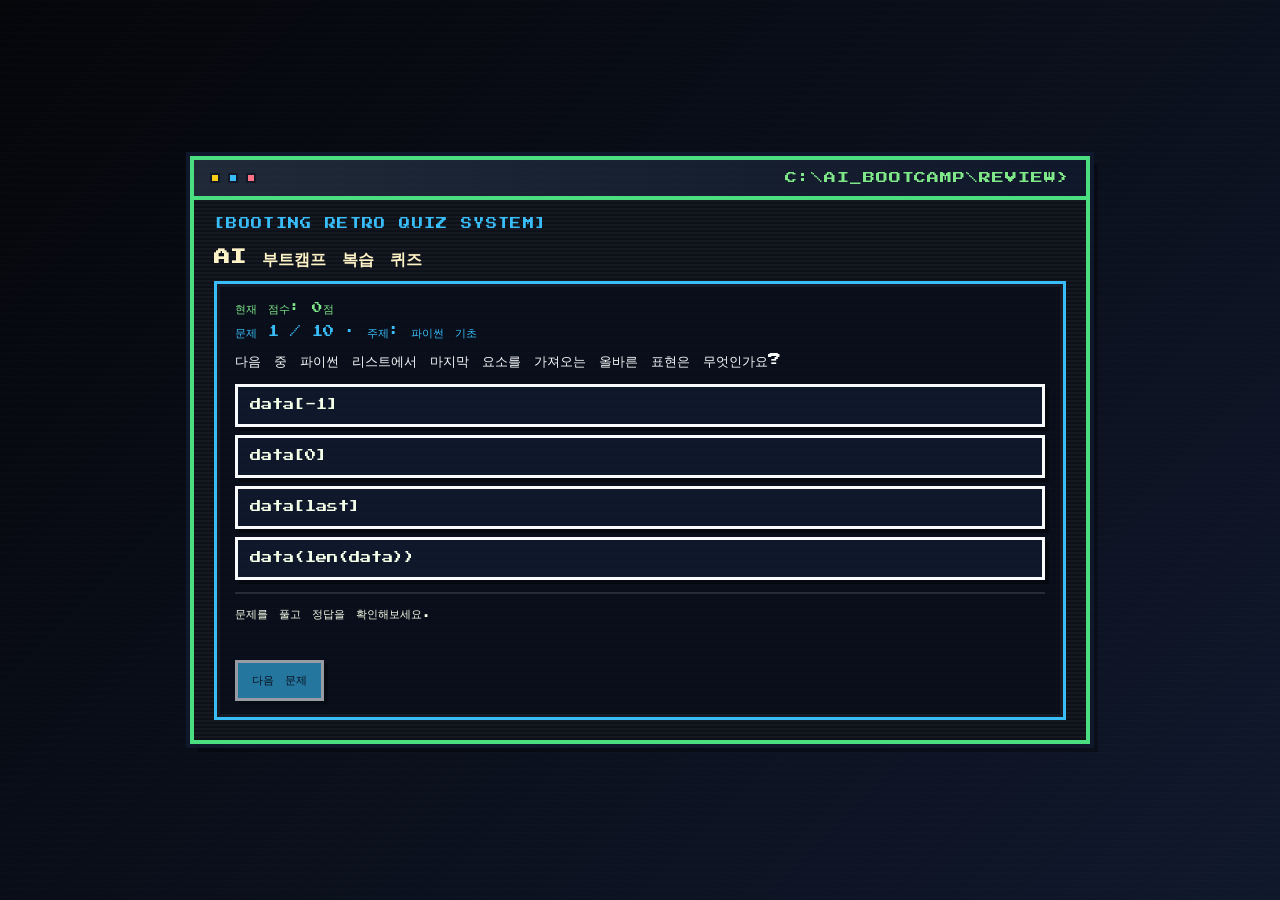
<file: week4_genai_practice/AI_Quiz/index.html>
<!DOCTYPE html>
<html lang="ko">
<head>
  <meta charset="UTF-8" />
  <meta name="viewport" content="width=device-width, initial-scale=1.0" />
  <title>AI 부트캠프 복습 퀴즈</title>
  <link rel="stylesheet" href="styles.css" />
</head>
<body>
  <main class="quiz-container">
    <div class="terminal-shell">
      <div class="terminal-header">
        <div class="terminal-dots" aria-hidden="true">
          <span></span><span></span><span></span>
        </div>
        <div class="terminal-title">C:\AI_BOOTCAMP\REVIEW></div>
      </div>
      <div class="terminal-screen">
        <p class="terminal-subtitle">[BOOTING RETRO QUIZ SYSTEM]</p>
        <h1>AI 부트캠프 복습 퀴즈</h1>
        <section id="quiz-box" class="card">
          <div id="status" class="status"></div>
          <div id="question-box" class="question-box">
            <div id="question-number" class="question-number"></div>
            <div id="question-text" class="question-text"></div>
          </div>
          <div id="choices" class="choices"></div>
          <div id="feedback" class="feedback"></div>
          <button id="next-button" class="next-button" type="button">다음 문제</button>
        </section>
        <section id="result-box" class="card hidden">
          <h2>퀴즈 완료!</h2>
          <p id="result-summary" class="result-summary"></p>
          <button id="restart-button" class="restart-button" type="button">다시 풀기</button>
        </section>
      </div>
    </div>
  </main>
  <script src="script.js"></script>
</body>
</html>
</file>
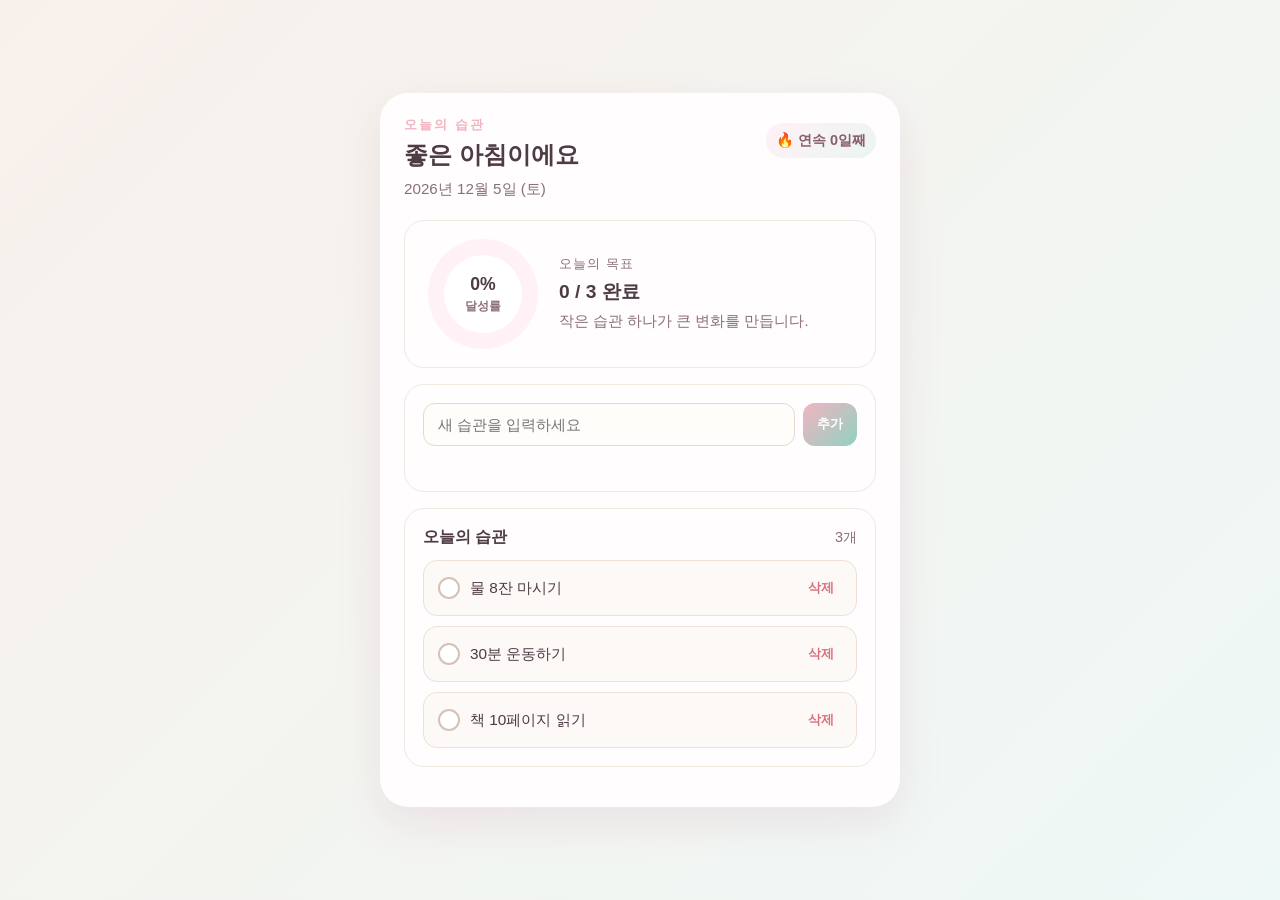
<file: week4_genai_practice/habit_app/index.html>
<!DOCTYPE html>
<html lang="ko">
  <head>
    <meta charset="UTF-8" />
    <meta name="viewport" content="width=device-width, initial-scale=1.0" />
    <title>오늘의 습관</title>
    <link rel="stylesheet" href="css/style.css" />
  </head>
  <body>
    <div class="app-shell">
      <header class="top-bar">
        <div>
          <p class="eyebrow">오늘의 습관</p>
          <h1 id="greeting">좋은 하루 시작해요</h1>
          <p id="today-date" class="date-text">2026년 8월 7일</p>
        </div>
        <div id="streak-badge" class="streak-badge">🔥 연속 0일째</div>
      </header>

      <section class="progress-card">
        <div class="ring-wrap">
          <div id="progress-ring" class="progress-ring">
            <div class="progress-inner">
              <span id="progress-percent">0%</span>
              <small>달성률</small>
            </div>
          </div>
        </div>
        <div class="progress-meta">
          <p class="meta-label">오늘의 목표</p>
          <h2 id="progress-summary">0 / 0 완료</h2>
          <p class="meta-sub">작은 습관 하나가 큰 변화를 만듭니다.</p>
        </div>
      </section>

      <section class="add-habit-card">
        <form id="habit-form">
          <input
            id="habit-input"
            type="text"
            maxlength="40"
            placeholder="새 습관을 입력하세요"
            autocomplete="off"
          />
          <button type="submit">추가</button>
        </form>
        <p id="form-message" class="form-message" role="alert"></p>
      </section>

      <div id="celebration" class="celebration" aria-live="polite">
        <p>🎉 모두 완료했어요! 오늘도 멋져요!</p>
      </div>
      <div id="confetti-layer" class="confetti-layer" aria-hidden="true"></div>

      <section class="habit-list-card">
        <div class="list-header">
          <h3>오늘의 습관</h3>
          <span id="habit-count">0개</span>
        </div>
        <ul id="habit-list"></ul>
      </section>
    </div>

    <script src="js/app.js"></script>
  </body>
</html>
</file>
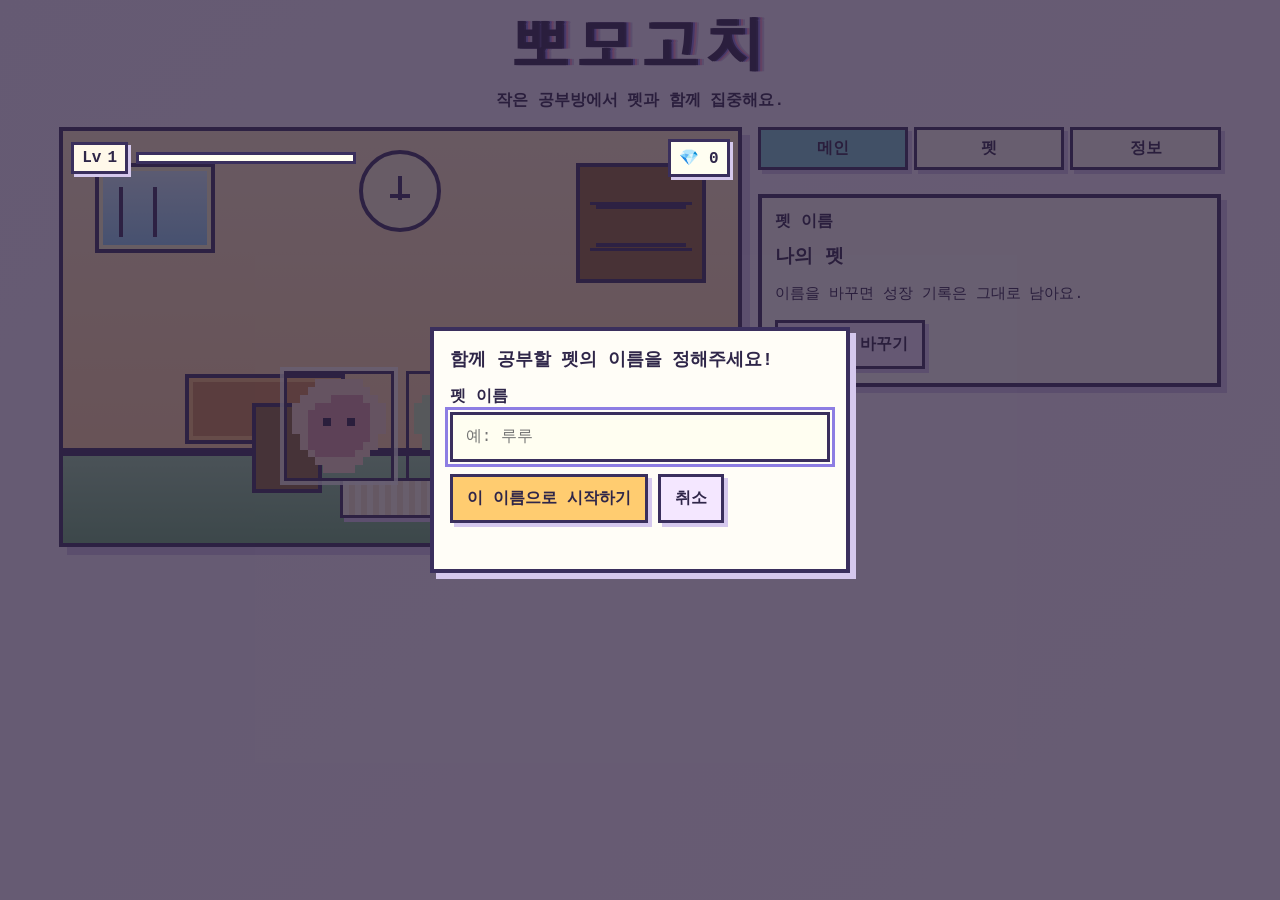
<file: week4_genai_practice/Pomogotchi/index.html>
<!DOCTYPE html>
<html lang="ko">
  <head>
    <meta charset="UTF-8" />
    <meta name="viewport" content="width=device-width, initial-scale=1.0" />
    <title>뽀모고치</title>
    <link rel="stylesheet" href="style.css" />
  </head>
  <body>
    <div class="app-shell">
      <header class="hero">
        <h1 class="title">뽀모고치</h1>
        <p class="subtitle">작은 공부방에서 펫과 함께 집중해요.</p>
      </header>

      <main class="game-layout">
        <section class="room-panel" aria-label="공부방">
          <div class="room-frame" id="roomFrame">
            <div class="room-hud">
              <div class="hud-left">
                <div class="level-gauge">
                  <span class="level-label">Lv</span>
                  <strong id="levelDisplayTop">1</strong>
                </div>
                <div class="exp-gauge">
                  <div class="exp-fill" id="expFillTop"></div>
                </div>
              </div>
              <div class="hud-right">
                <div class="gems">💎 <span id="gemsDisplay">0</span></div>
              </div>
            </div>
            <div class="room-wall"></div>
            <div class="room-floor"></div>
            <div class="window"></div>
            <div class="desk"></div>
            <div class="chair"></div>
            <div class="bookshelf">
              <div class="bookshelf-shelf shelf1"></div>
              <div class="bookshelf-shelf shelf2"></div>
            </div>
            <div class="plant"></div>
            <div class="rug"></div>
            <div class="clock"></div>
            <div class="pet-stage" id="petStage" aria-hidden="false"></div>
            <div class="sparkle sparkle-one" aria-hidden="true">✦</div>
            <div class="sparkle sparkle-two" aria-hidden="true">✦</div>
            <div class="sparkle sparkle-three" aria-hidden="true">❤</div>
          </div>

          <div id="toast" class="toast hidden" role="status" aria-live="polite"></div>
        </section>
        <aside class="info-panel">
          <nav class="menu-tabs" role="tablist">
            <button class="tab-button active" data-tab="main" role="tab" aria-selected="true">메인</button>
            <button class="tab-button" data-tab="pets" role="tab" aria-selected="false">펫</button>
            <button class="tab-button" data-tab="info" role="tab" aria-selected="false">정보</button>
          </nav>
          <div class="tab-panels">
            <div class="tab-panel" id="tab-main">
          <section class="panel-card name-card">
            <h2 class="panel-title">펫 이름</h2>
            <div class="name-view">
              <p id="petNameDisplay" class="pet-name-display">나의 펫</p>
              <p class="helper-text">이름을 바꾸면 성장 기록은 그대로 남아요.</p>
              <div class="button-row">
                <button id="changeNameButton" type="button" class="secondary">펫 이름 바꾸기</button>
              </div>
            </div>
          </div>
            <div class="tab-panel hidden" id="tab-pets">
              <section class="panel-card pet-select-card">
                <h2 class="panel-title">펫 선택</h2>
                <div id="petList" class="pet-list"></div>
              </section>
            </div>

            <div class="tab-panel hidden" id="tab-info">
              <section class="panel-card mode-card">
            <h2 class="panel-title">공부 모드</h2>
            <div class="mode-buttons" role="group" aria-label="공부 모드 선택">
              <button class="mode-button active" data-mode="study" type="button" aria-pressed="true">25분 공부 모드</button>
              <button class="mode-button" data-mode="test" type="button" aria-pressed="false">10초 테스트 모드</button>
            </div>
            <p id="modeHint" class="helper-text">실제 공부는 25분으로 기록돼요.</p>
              </section>

              <section class="panel-card timer-card">
            <h2 class="panel-title">타이머</h2>
            <div id="timerDisplay" class="timer-display" aria-live="polite">25:00</div>
            <div class="button-row timer-controls">
              <button id="startButton" type="button">공부 시작</button>
              <button id="pauseButton" type="button" class="secondary">일시정지</button>
              <button id="resumeButton" type="button" class="secondary hidden">이어하기</button>
              <button id="resetButton" type="button" class="danger">타이머 초기화</button>
            </div>
              </section>

              <section class="panel-card progress-card">
            <h2 class="panel-title">펫 성장</h2>
            <div class="level-line">
              <span>레벨</span>
              <strong id="levelDisplay">1</strong>
            </div>
            <div class="exp-box">
              <div class="exp-bar" aria-hidden="true">
                <div id="expFill" class="exp-fill"></div>
              </div>
              <div class="exp-text">
                경험치 <span id="expDisplay">0</span> / <span id="expGoalDisplay">100</span>
              </div>
            </div>
            <p id="growthMessage" class="helper-text">새로운 공부를 시작해요.</p>
              </section>

              <section class="panel-card stat-card">
            <h2 class="panel-title">기록</h2>
            <ul class="stat-grid">
              <li><span>실제 공부</span><strong id="studyCountDisplay">0회</strong></li>
              <li><span>테스트 완료</span><strong id="testCountDisplay">0회</strong></li>
              <li><span>누적 집중</span><strong id="focusTimeDisplay">0분</strong></li>
            </ul>
              </section>

              <section class="panel-card control-card">
            <h2 class="panel-title">데이터 관리</h2>
            <div class="button-row button-stack">
              <button id="clearProgressButton" type="button" class="secondary">성장 기록 지우기</button>
              <button id="clearAllButton" type="button" class="danger">게임 데이터 모두 지우기</button>
            </div>
              </section>

              <section class="panel-card guide-card">
            <h2 class="panel-title">사용 방법</h2>
            <ul class="guide-list">
              <li>펫 이름을 먼저 정하고 시작해요.</li>
              <li>25분 공부 모드로 진짜 집중하고, 테스트 모드로 체크해요.</li>
              <li>완료하면 경험치와 레벨이 올라가요.</li>
            </ul>
              </section>
            </div>
          </div>
        </aside>
      </main>
    </div>

    <div id="nameOverlay" class="name-overlay" role="dialog" aria-modal="true" aria-labelledby="nameOverlayTitle">
      <div class="name-modal">
        <h2 id="nameOverlayTitle">함께 공부할 펫의 이름을 정해주세요!</h2>
        <label for="petNameInput">펫 이름</label>
        <input id="petNameInput" name="petName" type="text" maxlength="10" placeholder="예: 루루" autocomplete="off" />
        <div class="name-actions">
          <button id="startNameButton" type="button">이 이름으로 시작하기</button>
          <button id="cancelNameButton" type="button" class="secondary">취소</button>
        </div>
        <p id="nameError" class="error-message" role="alert"></p>
      </div>
    </div>

    <script src="script.js"></script>
  </body>
</html>
</file>
<file: week4_genai_practice/AI_Quiz/styles.css>
@import url("https://fonts.googleapis.com/css2?family=Press+Start+2P&display=swap");

:root {
  --background: #0b0f16;
  --panel: #111827;
  --text: #f4ffe8;
  --muted: #7ee787;
  --accent: #38bdf8;
  --success: #22c55e;
  --danger: #ff6b6b;
}

* {
  box-sizing: border-box;
}

body {
  margin: 0;
  font-family: "Press Start 2P", "Courier New", monospace;
  background: linear-gradient(135deg, #05060a 0%, #10182c 100%);
  color: var(--text);
  min-height: 100vh;
  display: flex;
  align-items: center;
  justify-content: center;
  padding: 16px;
  overflow: hidden;
  image-rendering: pixelated;
  font-size: 15px;
}

body::before {
  content: "";
  position: fixed;
  inset: 0;
  background-image: linear-gradient(rgba(255,255,255,0.04) 1px, transparent 1px), linear-gradient(90deg, rgba(255,255,255,0.03) 1px, transparent 1px);
  background-size: 8px 8px;
  pointer-events: none;
  opacity: 0.3;
}

.quiz-container {
  width: min(900px, 100%);
  display: grid;
  gap: 14px;
}

.terminal-shell {
  border: 4px solid #4ade80;
  box-shadow: 0 0 0 4px #0f172a, 8px 8px 0 rgba(0, 0, 0, 0.35);
  background: var(--panel);
}

.terminal-header {
  display: flex;
  align-items: center;
  justify-content: space-between;
  padding: 12px 16px;
  background: linear-gradient(90deg, #1f2937, #0f172a);
  border-bottom: 4px solid #4ade80;
}

.terminal-dots {
  display: flex;
  gap: 8px;
}

.terminal-dots span {
  width: 10px;
  height: 10px;
  display: inline-block;
  background: #facc15;
  border: 2px solid #111827;
}

.terminal-dots span:nth-child(2) {
  background: #38bdf8;
}

.terminal-dots span:nth-child(3) {
  background: #fb7185;
}

.terminal-title {
  font-size: 0.75rem;
  color: var(--muted);
  letter-spacing: 0.08em;
}

.terminal-screen {
  padding: 18px 20px 20px;
  background: repeating-linear-gradient(180deg, rgba(21, 24, 31, 0.95), rgba(21, 24, 31, 0.95) 2px, rgba(12, 16, 24, 0.95) 2px, rgba(12, 16, 24, 0.95) 4px);
}

.terminal-subtitle {
  margin: 0 0 16px;
  color: var(--accent);
  font-size: 0.7rem;
  letter-spacing: 0.12em;
}

h1,
h2 {
  margin: 0 0 12px;
  color: #fef3c7;
  font-size: 1rem;
  line-height: 1.5;
  text-transform: uppercase;
}

.card {
  background: rgba(10, 15, 27, 0.98);
  border: 3px solid #38bdf8;
  padding: 16px 18px;
  box-shadow: inset 0 0 0 3px rgba(255,255,255,0.05);
}

.status {
  margin-bottom: 10px;
  color: var(--muted);
  font-size: 0.66rem;
  line-height: 1.5;
}

.question-number {
  font-size: 0.7rem;
  margin-bottom: 8px;
  color: var(--accent);
}

.question-text {
  font-size: 0.82rem;
  line-height: 1.6;
  color: #f8fafc;
  white-space: pre-wrap;
  overflow-wrap: anywhere;
  word-break: break-word;
}

.choices {
  display: grid;
  gap: 8px;
  margin-top: 14px;
}

.choice-button {
  padding: 10px 12px;
  border: 3px solid #f8fafc;
  background: #0f172a;
  color: var(--text);
  text-align: left;
  cursor: pointer;
  font-family: inherit;
  font-size: 0.7rem;
  line-height: 1.5;
  box-shadow: 4px 4px 0 rgba(0, 0, 0, 0.45);
  transition: transform 120ms ease, background 120ms ease;
}

.choice-button:hover {
  transform: translate(-2px, -2px);
  background: rgba(56, 189, 248, 0.1);
}

.choice-button.correct {
  border-color: #4ade80;
  background: rgba(34, 197, 94, 0.16);
}

.choice-button.wrong {
  border-color: #fb7185;
  background: rgba(249, 115, 22, 0.12);
}

.choice-button[disabled] {
  cursor: default;
  opacity: 0.95;
}

.feedback {
  margin-top: 12px;
  min-height: 56px;
  border-top: 2px solid rgba(255,255,255,0.12);
  padding-top: 10px;
  color: var(--text);
  font-size: 0.68rem;
  line-height: 1.6;
}

.feedback strong {
  display: block;
  margin-bottom: 8px;
  color: #fef3c7;
}

.next-button,
.restart-button {
  margin-top: 12px;
  width: fit-content;
  padding: 10px 14px;
  border: 3px solid #f8fafc;
  background: #38bdf8;
  color: #08111f;
  font-family: inherit;
  font-size: 0.7rem;
  cursor: pointer;
  box-shadow: 4px 4px 0 rgba(0, 0, 0, 0.4);
  transition: transform 120ms ease, box-shadow 120ms ease;
}

.next-button:hover,
.restart-button:hover {
  transform: translate(-2px, -2px);
  box-shadow: 6px 6px 0 rgba(0, 0, 0, 0.35);
}

.next-button:disabled {
  opacity: 0.6;
  cursor: not-allowed;
}

.hidden {
  display: none;
}

.result-summary {
  font-size: 0.8rem;
  line-height: 1.8;
  color: #fef3c7;
}

@media (max-width: 520px) {
  body {
    padding: 12px;
  }

  .terminal-screen {
    padding: 16px;
  }

  .choice-button {
    padding: 10px 12px;
  }

  .question-text {
    font-size: 0.9rem;
  }
}
</file>
<file: week4_genai_practice/habit_app/css/style.css>
:root {
  color-scheme: light;
  --bg: #fff7f9;
  --card: #fffdfd;
  --ink: #4e3b45;
  --muted: #8b6f78;
  --accent: #f2b4c0;
  --accent-soft: #fff1f5;
  --accent-2: #8fd2c1;
  --done: #7fc6b3;
  --danger: #d96f7a;
  --shadow: 0 16px 40px rgba(210, 155, 173, 0.2);
}

* {
  box-sizing: border-box;
}

body {
  margin: 0;
  font-family: "Pretendard", "Apple SD Gothic Neo", "Segoe UI", sans-serif;
  background: linear-gradient(135deg, #f8f0eb 0%, #eef8f6 100%);
  color: var(--ink);
  min-height: 100vh;
  display: flex;
  justify-content: center;
  align-items: center;
  padding: 20px;
}

.app-shell {
  width: min(100%, 520px);
  background: var(--card);
  border-radius: 28px;
  box-shadow: var(--shadow);
  padding: 24px;
  position: relative;
  overflow: hidden;
}

.top-bar {
  display: flex;
  justify-content: space-between;
  align-items: flex-start;
  gap: 12px;
  margin-bottom: 20px;
}

.streak-badge {
  margin-top: 6px;
  padding: 8px 10px;
  border-radius: 999px;
  background: linear-gradient(135deg, var(--accent-soft), rgba(143, 210, 193, 0.18));
  color: #8a5e6d;
  font-size: 0.9rem;
  font-weight: 700;
  white-space: nowrap;
}

.eyebrow {
  margin: 0 0 5px;
  font-size: 0.8rem;
  letter-spacing: 0.16em;
  text-transform: uppercase;
  color: var(--accent);
  font-weight: 700;
}

h1 {
  margin: 0;
  font-size: 1.5rem;
}

.date-text {
  margin: 8px 0 0;
  color: var(--muted);
  font-size: 0.95rem;
}

.progress-card,
.add-habit-card,
.habit-list-card {
  background: var(--card);
  border: 1px solid #f1e7e1;
  border-radius: 20px;
  padding: 18px;
  margin-bottom: 16px;
}

.progress-card {
  display: grid;
  grid-template-columns: 120px 1fr;
  gap: 16px;
  align-items: center;
}

.progress-ring {
  --progress: 0%;
  width: 110px;
  height: 110px;
  border-radius: 50%;
  background: conic-gradient(var(--accent) var(--progress), var(--accent-soft) 0);
  display: grid;
  place-items: center;
  margin: 0 auto;
}

.progress-inner {
  width: 78px;
  height: 78px;
  border-radius: 50%;
  background: white;
  display: flex;
  flex-direction: column;
  justify-content: center;
  align-items: center;
  font-weight: 700;
}

.progress-inner span {
  font-size: 1.1rem;
}

.progress-inner small {
  color: var(--muted);
  font-size: 0.72rem;
  margin-top: 4px;
}

.meta-label {
  margin: 0 0 6px;
  color: var(--muted);
  font-size: 0.8rem;
  text-transform: uppercase;
  letter-spacing: 0.08em;
}

.progress-meta h2 {
  margin: 0 0 6px;
  font-size: 1.2rem;
}

.meta-sub {
  margin: 0;
  color: var(--muted);
  font-size: 0.92rem;
  line-height: 1.4;
}

#habit-form {
  display: flex;
  gap: 8px;
}

#habit-input {
  flex: 1;
  border: 1px solid #e6d8cf;
  border-radius: 12px;
  padding: 12px 14px;
  font-size: 0.95rem;
  outline: none;
  background: #fffdfa;
}

#habit-input:focus {
  border-color: var(--accent);
  box-shadow: 0 0 0 3px rgba(116, 200, 182, 0.18);
}

button {
  border: none;
  cursor: pointer;
  font-weight: 600;
}

#habit-form button {
  background: linear-gradient(135deg, var(--accent), var(--accent-2));
  color: white;
  border-radius: 12px;
  padding: 0 14px;
}

.form-message {
  min-height: 1.2rem;
  margin: 8px 2px 0;
  font-size: 0.86rem;
  color: var(--accent);
}

.form-message.error {
  color: var(--danger);
}

.celebration {
  display: none;
  margin: 0 0 12px;
  padding: 10px 12px;
  border-radius: 14px;
  background: linear-gradient(135deg, rgba(116, 200, 182, 0.18), rgba(244, 198, 209, 0.24));
  color: #4a6a62;
  text-align: center;
  font-weight: 700;
  animation: popIn 0.35s ease;
}

.celebration.show {
  display: block;
}

.confetti-layer {
  position: absolute;
  inset: 0;
  pointer-events: none;
  overflow: hidden;
}

.confetti-piece {
  position: absolute;
  width: 8px;
  height: 14px;
  border-radius: 999px;
  opacity: 0;
  animation: confettiFall 1.2s ease-out forwards;
}

.list-header {
  display: flex;
  justify-content: space-between;
  align-items: center;
  margin-bottom: 12px;
}

.list-header h3 {
  margin: 0;
  font-size: 1rem;
}

.list-header span {
  color: var(--muted);
  font-size: 0.9rem;
}

#habit-list {
  list-style: none;
  padding: 0;
  margin: 0;
  display: grid;
  gap: 10px;
}

.habit-item {
  display: flex;
  align-items: center;
  justify-content: space-between;
  padding: 12px 14px;
  border-radius: 14px;
  background: #fcf9f6;
  border: 1px solid #eee0d7;
  transition: transform 0.25s ease, box-shadow 0.25s ease, background 0.25s ease, border-color 0.25s ease;
}

.habit-item:hover {
  transform: translateY(-1px);
}

.habit-item.completed {
  background: #f3fcf7;
  border-color: #cfeadf;
  box-shadow: inset 0 0 0 1px rgba(97, 184, 145, 0.16);
}

.habit-item.just-completed {
  animation: cardPop 0.35s ease;
}

.habit-main {
  display: flex;
  align-items: center;
  gap: 10px;
  flex: 1;
}

.check-toggle {
  width: 22px;
  height: 22px;
  border-radius: 50%;
  border: 2px solid #d7c1b6;
  background: white;
  display: grid;
  place-items: center;
  transition: all 0.2s ease;
  flex-shrink: 0;
}

.check-toggle::after {
  content: "";
  width: 8px;
  height: 8px;
  border-radius: 50%;
  background: transparent;
  transition: background 0.2s ease;
}

.habit-item.completed .check-toggle {
  background: var(--done);
  border-color: var(--done);
}

.habit-item.completed .check-toggle::after {
  background: white;
}

.habit-item.completed .habit-text {
  text-decoration: line-through;
  color: #5a7b6c;
}

.habit-text {
  font-size: 0.96rem;
}

.delete-btn {
  background: transparent;
  color: var(--danger);
  padding: 6px 8px;
  border-radius: 10px;
}

.delete-btn:hover {
  background: #fff0f5;
}

@keyframes cardPop {
  0% {
    transform: scale(0.98);
  }
  60% {
    transform: scale(1.03);
  }
  100% {
    transform: scale(1);
  }
}

@keyframes popIn {
  from {
    opacity: 0;
    transform: translateY(8px);
  }
  to {
    opacity: 1;
    transform: translateY(0);
  }
}

@keyframes confettiFall {
  0% {
    opacity: 0;
    transform: translate3d(0, -10px, 0) rotate(0deg);
  }
  20% {
    opacity: 1;
  }
  100% {
    opacity: 0;
    transform: translate3d(var(--x), 180px, 0) rotate(720deg);
  }
}

@media (max-width: 480px) {
  body {
    padding: 12px;
  }

  .app-shell {
    padding: 18px;
    border-radius: 20px;
  }

  .progress-card {
    grid-template-columns: 1fr;
    text-align: center;
  }

  #habit-form {
    flex-direction: column;
  }

  #habit-form button {
    padding: 12px;
  }
}
</file>
<file: week4_genai_practice/Pomogotchi/style.css>
:root {
  color-scheme: light;
  --bg: #f7f0ff;
  --panel: #fffdf7;
  --ink: #2f2649;
  --accent: #8d7de3;
  --accent-2: #f19ac2;
  --accent-3: #7ecfd4;
  --accent-4: #ffcc70;
  --border: #3a2f5d;
  --shadow: #d5c8ed;
}

* {
  box-sizing: border-box;
}

html, body {
  height: 100%;
}

body {
  margin: 0;
  height: 100%;
  font-family: 'Courier New', 'Consolas', monospace;
  background: linear-gradient(135deg, var(--bg) 0%, #fef6ff 100%);
  color: var(--ink);
  overflow: hidden;
}

button,
input {
  font: inherit;
}

button {
  border: 3px solid var(--border);
  background: var(--accent-4);
  color: var(--ink);
  padding: 0.7rem 0.9rem;
  font-weight: 700;
  cursor: pointer;
  box-shadow: 4px 4px 0 var(--shadow);
  transition: transform 0.15s ease, box-shadow 0.15s ease;
}

button:hover,
button:focus-visible {
  transform: translate(-1px, -1px);
  box-shadow: 5px 5px 0 var(--shadow);
}

button:focus-visible,
input:focus-visible,
.mode-button:focus-visible {
  outline: 3px solid var(--accent);
  outline-offset: 2px;
}

button.secondary {
  background: #f4e7ff;
}

button.danger {
  background: #ffb3aa;
}

.hidden {
  display: none !important;
}

.app-shell {
  max-width: 1200px;
  margin: 0 auto;
  padding: 1.2rem;
}

.hero {
  text-align: center;
  margin-bottom: 1rem;
}

.title {
  margin: 0;
  font-size: clamp(2.1rem, 6vw, 3.6rem);
  line-height: 1;
  letter-spacing: 0.12em;
  color: var(--ink);
  /* pixel-like title using stepped shadows */
  text-shadow:
    2px 0 0 var(--border),
    4px 0 0 var(--accent),
    6px 0 0 var(--accent-2),
    8px 0 0 var(--shadow);
  padding-bottom: 0.2rem;
  font-weight: 900;
  -webkit-font-smoothing: none;
}

.subtitle {
  margin: 0.6rem 0 0;
  font-size: 1rem;
  font-weight: 700;
}

.game-layout {
  display: grid;
  grid-template-columns: 1.4fr 0.95fr;
  gap: 1rem;
}

.room-panel,
.info-panel {
  display: flex;
  flex-direction: column;
  gap: 1rem;
}

.room-frame {
  position: relative;
  min-height: 420px;
  border: 4px solid var(--border);
  background: linear-gradient(180deg, #cfeeff 0%, #9bd8ff 100%);
  padding: 1rem;
  box-shadow: 8px 8px 0 var(--shadow);
  overflow: hidden;
}

.room-hud {
  position: absolute;
  top: 8px;
  left: 8px;
  right: 8px;
  display: flex;
  justify-content: space-between;
  align-items: center;
  gap: 8px;
}

.hud-left { display:flex; gap:8px; align-items:center; }
.level-gauge { display:flex; gap:6px; align-items:center; background:#fff8ea; padding:4px 8px; border:3px solid var(--border); box-shadow:3px 3px 0 var(--shadow);} 
.level-label{font-weight:700}
.exp-gauge{width:220px;height:12px;border:3px solid var(--border);background:#fffef1;overflow:hidden}
#expFillTop{height:100%;width:0;background:linear-gradient(90deg,var(--accent),var(--accent-3));transition:width 0.4s}
.hud-right{display:flex;align-items:center}
.gems{font-weight:900;padding:6px 8px;border:3px solid var(--border);background:#fffef1;box-shadow:3px 3px 0 var(--shadow)}

/* Toast notification */
.toast{position:absolute;left:50%;transform:translateX(-50%);top:70px;background:rgba(255,255,255,0.95);padding:8px 12px;border:3px solid var(--border);box-shadow:4px 4px 0 var(--shadow);font-weight:800}
.toast.hidden{display:none}

/* Tabs */
.menu-tabs{display:flex;gap:6px;margin-bottom:8px}
.tab-button{flex:1;padding:8px;border:3px solid var(--border);background:#fffef1;cursor:pointer;font-weight:800}
.tab-button.active{background:var(--accent-3)}
.tab-panels{display:block}
.tab-panel{display:block}
.tab-panel.hidden{display:none}

/* Pet list: small pixel grid placeholders */
.pet-list{display:flex;flex-wrap:wrap;gap:8px}
.pet-tile{width:100px;padding:8px;border:3px solid var(--border);background:transparent;display:flex;flex-direction:column;align-items:center;gap:6px}
.pet-sprite{image-rendering:pixelated;display:block}
.pet-sprite canvas{image-rendering:pixelated;display:block}
.pixel-canvas{image-rendering:pixelated;background:transparent;display:block}
.pet-name{font-weight:800}
.pet-buy{padding:4px 6px}

/* Pet stage area where sprites appear */
.pet-stage{position:absolute;left:50%;bottom:20%;transform:translateX(-50%);display:flex;gap:12px;align-items:flex-end}
.pet-on-stage{width:110px;height:110px;border:3px solid var(--border);background:transparent;display:flex;align-items:center;justify-content:center}

/* room pixel floor and decoration */
.room-frame { background-image: repeating-linear-gradient(0deg, rgba(0,0,0,0.02) 0 2px, transparent 2px 16px), repeating-linear-gradient(90deg, rgba(0,0,0,0.02) 0 2px, transparent 2px 16px), linear-gradient(180deg, #cfeeff 0%, #9bd8ff 100%); background-size: auto, auto; }
.desk { box-shadow: inset 0 0 0 4px #f8bf72, 6px 6px 0 var(--shadow); }
.bookshelf { background-image: linear-gradient(0deg,#a36d34 0%, #8b5a2b 100%);}
.plant { border-radius: 8px 8px 0 0; }

/* ensure HUD fixed inside frame */
.room-hud{z-index:30}


.room-wall {
  position: absolute;
  inset: 0 0 22% 0;
  background: linear-gradient(180deg, #ffecc6 0%, #ffd7a1 100%);
  border-bottom: 4px solid var(--border);
}

.room-floor {
  position: absolute;
  left: 0;
  right: 0;
  bottom: 0;
  height: 22%;
  background: linear-gradient(180deg, #9bd4a2 0%, #6db177 100%);
  border-top: 4px solid var(--border);
}

.window {
  position: absolute;
  top: 2rem;
  left: 2rem;
  width: 120px;
  height: 90px;
  border: 4px solid var(--border);
  background: linear-gradient(180deg, #d9f5ff 0%, #8ccff4 100%);
  box-shadow: inset 0 0 0 4px #fef8c9;
}

.window::before,
.window::after {
  content: '';
  position: absolute;
  top: 20px;
  width: 4px;
  height: 50px;
  background: var(--border);
}

.window::before {
  left: 50%;
  transform: translateX(-50%);
}

.window::after {
  left: 20px;
  height: 50px;
}

.desk {
  position: absolute;
  left: 18%;
  bottom: 24%;
  width: 160px;
  height: 70px;
  border: 4px solid var(--border);
  background: #d28d4d;
  box-shadow: inset 0 0 0 4px #f8bf72;
}

.chair {
  position: absolute;
  left: 28%;
  bottom: 12%;
  width: 70px;
  height: 90px;
  border: 4px solid var(--border);
  background: #8d6d3b;
}

.bookshelf {
  position: absolute;
  right: 2rem;
  top: 2rem;
  width: 130px;
  height: 120px;
  border: 4px solid var(--border);
  background: #946a34;
}

.bookshelf::before,
.bookshelf::after {
  content: '';
  position: absolute;
  left: 1rem;
  right: 1rem;
  height: 4px;
  background: var(--border);
}

.bookshelf::before {
  top: 38px;
}

.bookshelf::after {
  top: 76px;
}

.plant {
  position: absolute;
  right: 3.5rem;
  bottom: 24%;
  width: 56px;
  height: 72px;
  border: 4px solid var(--border);
  background: #6fcf6d;
  border-radius: 50% 50% 0 0;
}

.bookshelf-shelf{position:absolute;left:10px;right:10px;height:28px;border-bottom:3px solid var(--border);display:flex;gap:4px;padding:4px;box-sizing:border-box}
.bookshelf-shelf.shelf1{top:10px}
.bookshelf-shelf.shelf2{top:56px}
.bookshelf-shelf .book{width:18px;height:18px;border:2px solid var(--border);box-shadow:2px 2px 0 var(--shadow)}
.bookshelf-shelf .book.c1{background:#ffde9e}
.bookshelf-shelf .book.c2{background:#ffd6e3}
.bookshelf-shelf .book.c3{background:#c7f0b8}
.bookshelf-shelf .book.c4{background:#bfe0ff}

.rug{position:absolute;left:calc(50% - 60px);bottom:6%;width:120px;height:40px;background:repeating-linear-gradient(90deg,#fffae6 0 6px,#f5e6c8 6px 12px);border:3px solid var(--border);box-shadow:4px 4px 0 var(--shadow)}

.clock {
  position: absolute;
  left: 50%;
  top: 1.2rem;
  width: 82px;
  height: 82px;
  border: 4px solid var(--border);
  background: #fff7d3;
  border-radius: 50%;
  transform: translateX(-50%);
}

.clock::before,
.clock::after {
  content: '';
  position: absolute;
  background: var(--border);
  left: 50%;
  transform: translateX(-50%);
}

.clock::before {
  top: 22px;
  width: 4px;
  height: 24px;
}

.clock::after {
  top: 40px;
  width: 20px;
  height: 4px;
}

.pet-stage {
  position: absolute;
  left: 50%;
  bottom: 15%;
  transform: translateX(-50%);
}

.pet-figure {
  position: relative;
  display: flex;
  flex-direction: column;
  align-items: center;
  animation: idle-breathe 2.6s ease-in-out infinite;
}

.pet-body {
  position: relative;
  width: 104px;
  height: 88px;
  background: #f7cddf;
  border: 4px solid var(--border);
  box-shadow: 4px 4px 0 var(--shadow);
  display: flex;
  align-items: center;
  justify-content: center;
}

.pet-figure[data-level="1"] .pet-body {
  border-radius: 40px 40px 24px 24px;
  background: #f8d1da;
}

.pet-figure[data-level="2"] .pet-body {
  border-radius: 30px 30px 20px 20px;
  background: #c6f0b4;
}

.pet-figure[data-level="3"] .pet-body {
  border-radius: 20px 20px 22px 22px;
  background: #a6d3ff;
}

.pet-figure[data-level="4"] .pet-body {
  border-radius: 16px 16px 22px 22px;
  background: #ffd082;
}

.pet-figure[data-level="2"] .pet-body::before,
.pet-figure[data-level="4"] .pet-body::before {
  content: '';
  position: absolute;
  top: -18px;
  left: 28px;
  width: 42px;
  height: 24px;
  border: 4px solid var(--border);
  border-bottom: none;
  border-radius: 20px 20px 0 0;
}

.pet-figure[data-level="3"] .pet-body::after {
  content: '';
  position: absolute;
  right: -16px;
  top: 18px;
  width: 24px;
  height: 24px;
  border: 4px solid var(--border);
  background: #fff4b6;
}

.pet-figure[data-level="4"] .pet-body::after {
  content: '';
  position: absolute;
  right: -16px;
  top: 6px;
  width: 24px;
  height: 24px;
  border: 4px solid var(--border);
  background: #ff8a8a;
}

.pet-eye {
  position: absolute;
  top: 34px;
  width: 10px;
  height: 10px;
  background: var(--border);
  border-radius: 50%;
}

.pet-eye.left {
  left: 32px;
}

.pet-eye.right {
  right: 32px;
}

.pet-mouth {
  position: absolute;
  bottom: 20px;
  width: 24px;
  height: 8px;
  border-bottom: 4px solid var(--border);
  border-radius: 0 0 20px 20px;
}

.pet-shadow {
  width: 88px;
  height: 14px;
  background: rgba(0, 0, 0, 0.2);
  margin-top: 6px;
}

.sparkle {
  position: absolute;
  font-size: 1.4rem;
  color: #ff7d7d;
  opacity: 0;
}

.sparkle-one {
  top: 2rem;
  right: 8rem;
}

.sparkle-two {
  top: 5rem;
  right: 4rem;
}

.sparkle-three {
  top: 8rem;
  left: 6rem;
}

.room-frame.celebrating .sparkle {
  animation: sparkle-fade 0.8s ease-out forwards;
}

.room-frame.celebrating .pet-figure {
  animation: bounce-pet 0.8s ease-in-out 2;
}

.status-card,
.panel-card,
.name-modal {
  border: 4px solid var(--border);
  background: var(--panel);
  box-shadow: 6px 6px 0 var(--shadow);
}

.status-card {
  padding: 0.9rem 1rem;
}

.status-label {
  margin: 0 0 0.4rem;
  font-weight: 700;
}

.status-message {
  margin: 0;
  line-height: 1.5;
}

.panel-card { padding: 0.85rem; }

.panel-title {
  margin: 0 0 0.7rem;
  font-size: 1rem;
  text-transform: uppercase;
}

.mode-buttons {
  display: grid;
  gap: 0.5rem;
}

.mode-button {
  width: 100%;
  text-align: left;
  background: #fff4c0;
}

.mode-button.active {
  background: var(--accent-3);
  color: var(--ink);
}

.timer-display {
  font-size: clamp(2.3rem, 5vw, 3.2rem);
  font-weight: 700;
  text-align: center;
  margin-bottom: 0.8rem;
  padding: 0.7rem;
  border: 4px solid var(--border);
  background: #fffef1;
}

.button-row {
  display: flex;
  flex-wrap: wrap;
  gap: 0.55rem;
}

.button-stack {
  flex-direction: column;
}

.level-line,
.exp-text {
  display: flex;
  justify-content: space-between;
  align-items: center;
  margin-bottom: 0.6rem;
  font-size: 0.95rem;
}

.exp-bar {
  width: 100%;
  height: 16px;
  border: 3px solid var(--border);
  background: #f2e9ff;
  margin-bottom: 0.4rem;
  overflow: hidden;
}

.exp-fill {
  width: 0%;
  height: 100%;
  background: linear-gradient(90deg, var(--accent) 0%, var(--accent-3) 100%);
  transition: width 0.3s ease;
}

.helper-text,
.guide-list,
.error-message {
  font-size: 0.92rem;
  line-height: 1.45;
}

.guide-list {
  margin: 0;
  padding-left: 1rem;
}

.stat-grid {
  list-style: none;
  padding: 0;
  margin: 0;
  display: grid;
  gap: 0.5rem;
}

.stat-grid li {
  display: flex;
  justify-content: space-between;
  align-items: center;
  padding: 0.45rem 0;
  border-bottom: 2px dashed var(--shadow);
}

.pet-name-display {
  margin: 0 0 0.4rem;
  font-size: 1.2rem;
  font-weight: 700;
}

.name-overlay {
  position: fixed;
  inset: 0;
  display: flex;
  align-items: center;
  justify-content: center;
  background: rgba(40, 28, 56, 0.7);
  padding: 1rem;
  z-index: 20;
}

.name-overlay.hidden {
  display: none;
}

.name-modal {
  width: min(100%, 420px);
  padding: 1rem;
}

.name-modal h2 {
  margin-top: 0;
  font-size: 1.1rem;
}

.name-modal label {
  display: block;
  margin-bottom: 0.35rem;
  font-weight: 700;
}

.name-modal input {
  width: 100%;
  border: 3px solid var(--border);
  padding: 0.8rem;
  margin-bottom: 0.75rem;
  background: #fffef1;
}

.name-actions {
  display: flex;
  gap: 0.6rem;
  flex-wrap: wrap;
}

.error-message {
  min-height: 1.35rem;
  color: #c14a3d;
  margin: 0.5rem 0 0;
  font-weight: 700;
}

.screen-reader-text {
  position: absolute;
  width: 1px;
  height: 1px;
  padding: 0;
  margin: -1px;
  overflow: hidden;
  clip: rect(0, 0, 0, 0);
  white-space: nowrap;
  border: 0;
}

@keyframes idle-breathe {
  0%,
  100% {
    transform: translateY(0);
  }
  50% {
    transform: translateY(-6px);
  }
}

@keyframes bounce-pet {
  0%,
  100% {
    transform: translateY(0);
  }
  30% {
    transform: translateY(-18px);
  }
  60% {
    transform: translateY(0);
  }
}

@keyframes sparkle-fade {
  0% {
    opacity: 0;
    transform: scale(0.6);
  }
  50% {
    opacity: 1;
    transform: scale(1.1);
  }
  100% {
    opacity: 0;
    transform: scale(1.5) translateY(-8px);
  }
}

@media (max-width: 900px) {
  .game-layout {
    grid-template-columns: 1fr;
  }
}

@media (max-width: 600px) {
  .app-shell {
    padding: 0.8rem;
  }

  .room-frame {
    min-height: 360px;
  }

  .timer-controls {
    flex-direction: column;
  }

  .button-row > * {
    width: 100%;
  }
}

@media (prefers-reduced-motion: reduce) {
  *,
  *::before,
  *::after {
    animation-duration: 0.01ms !important;
    animation-iteration-count: 1 !important;
    transition-duration: 0.01ms !important;
    scroll-behavior: auto !important;
  }
}
</file>
